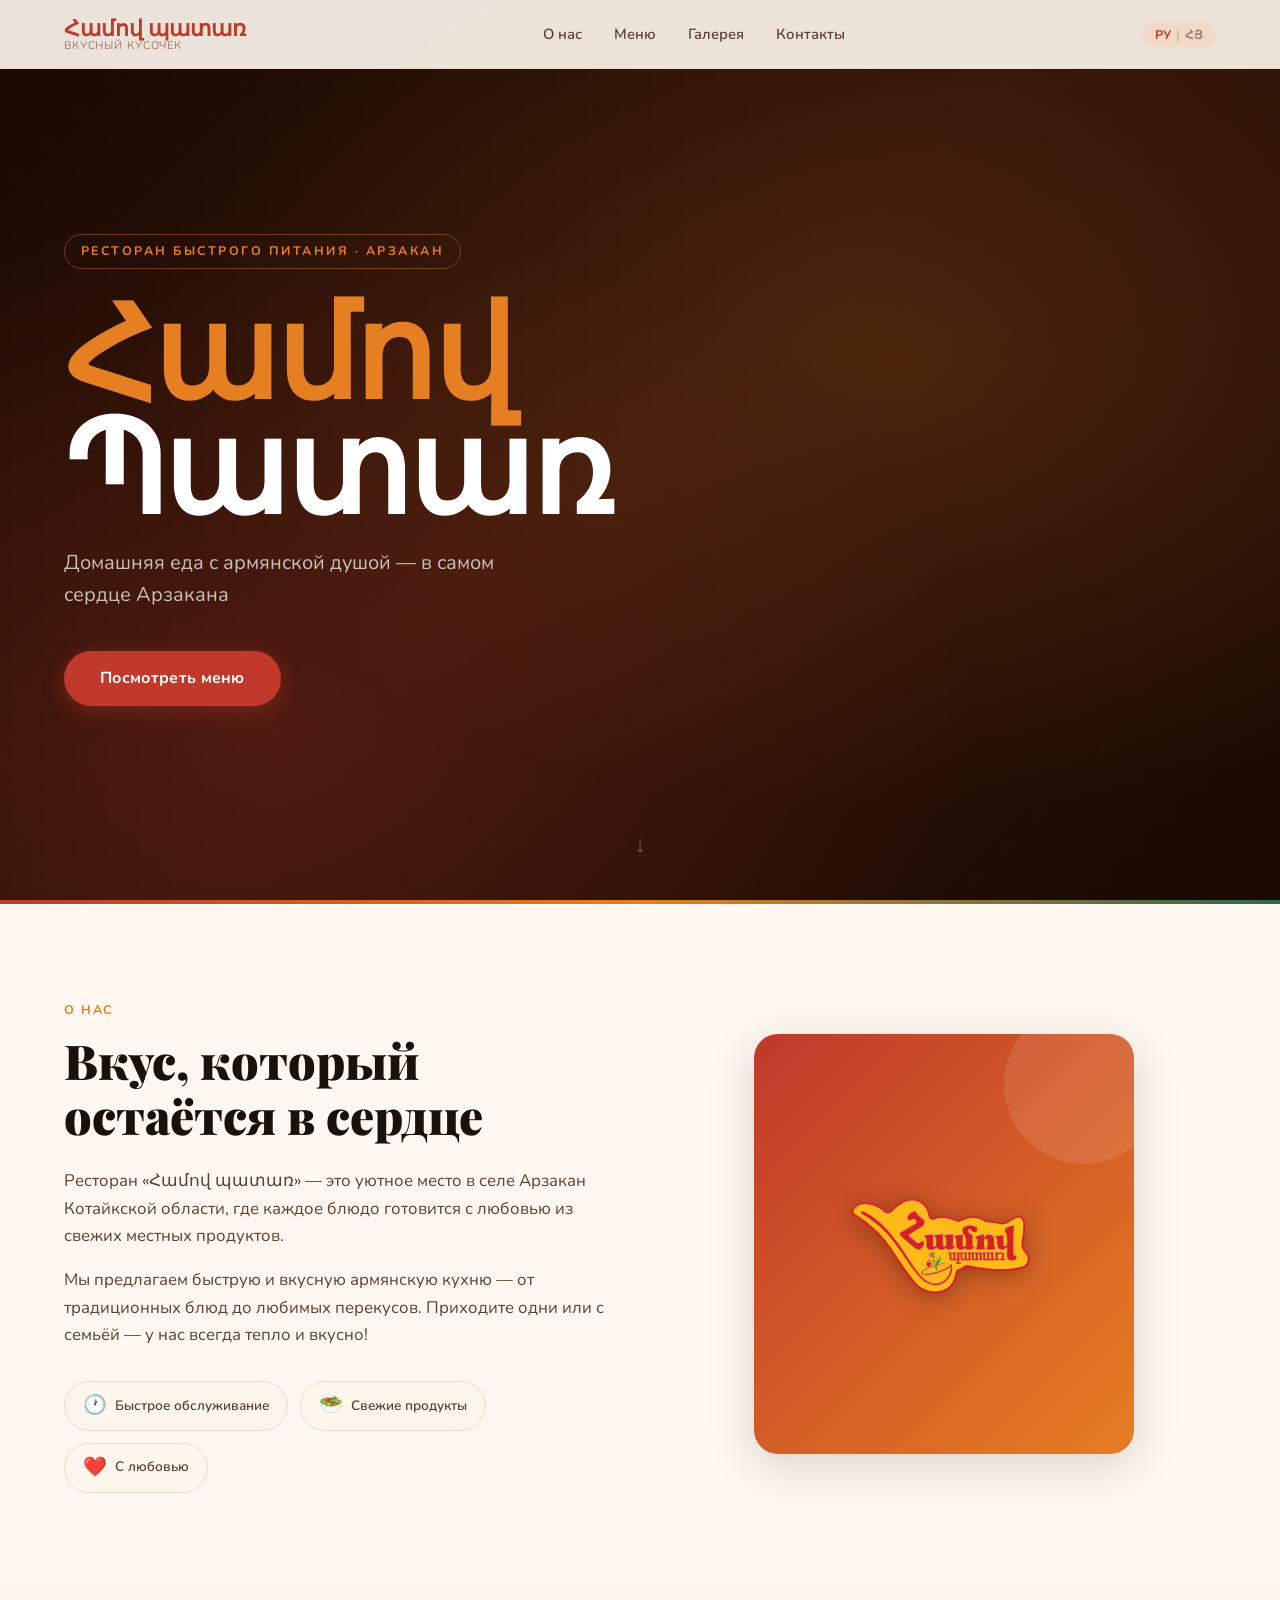
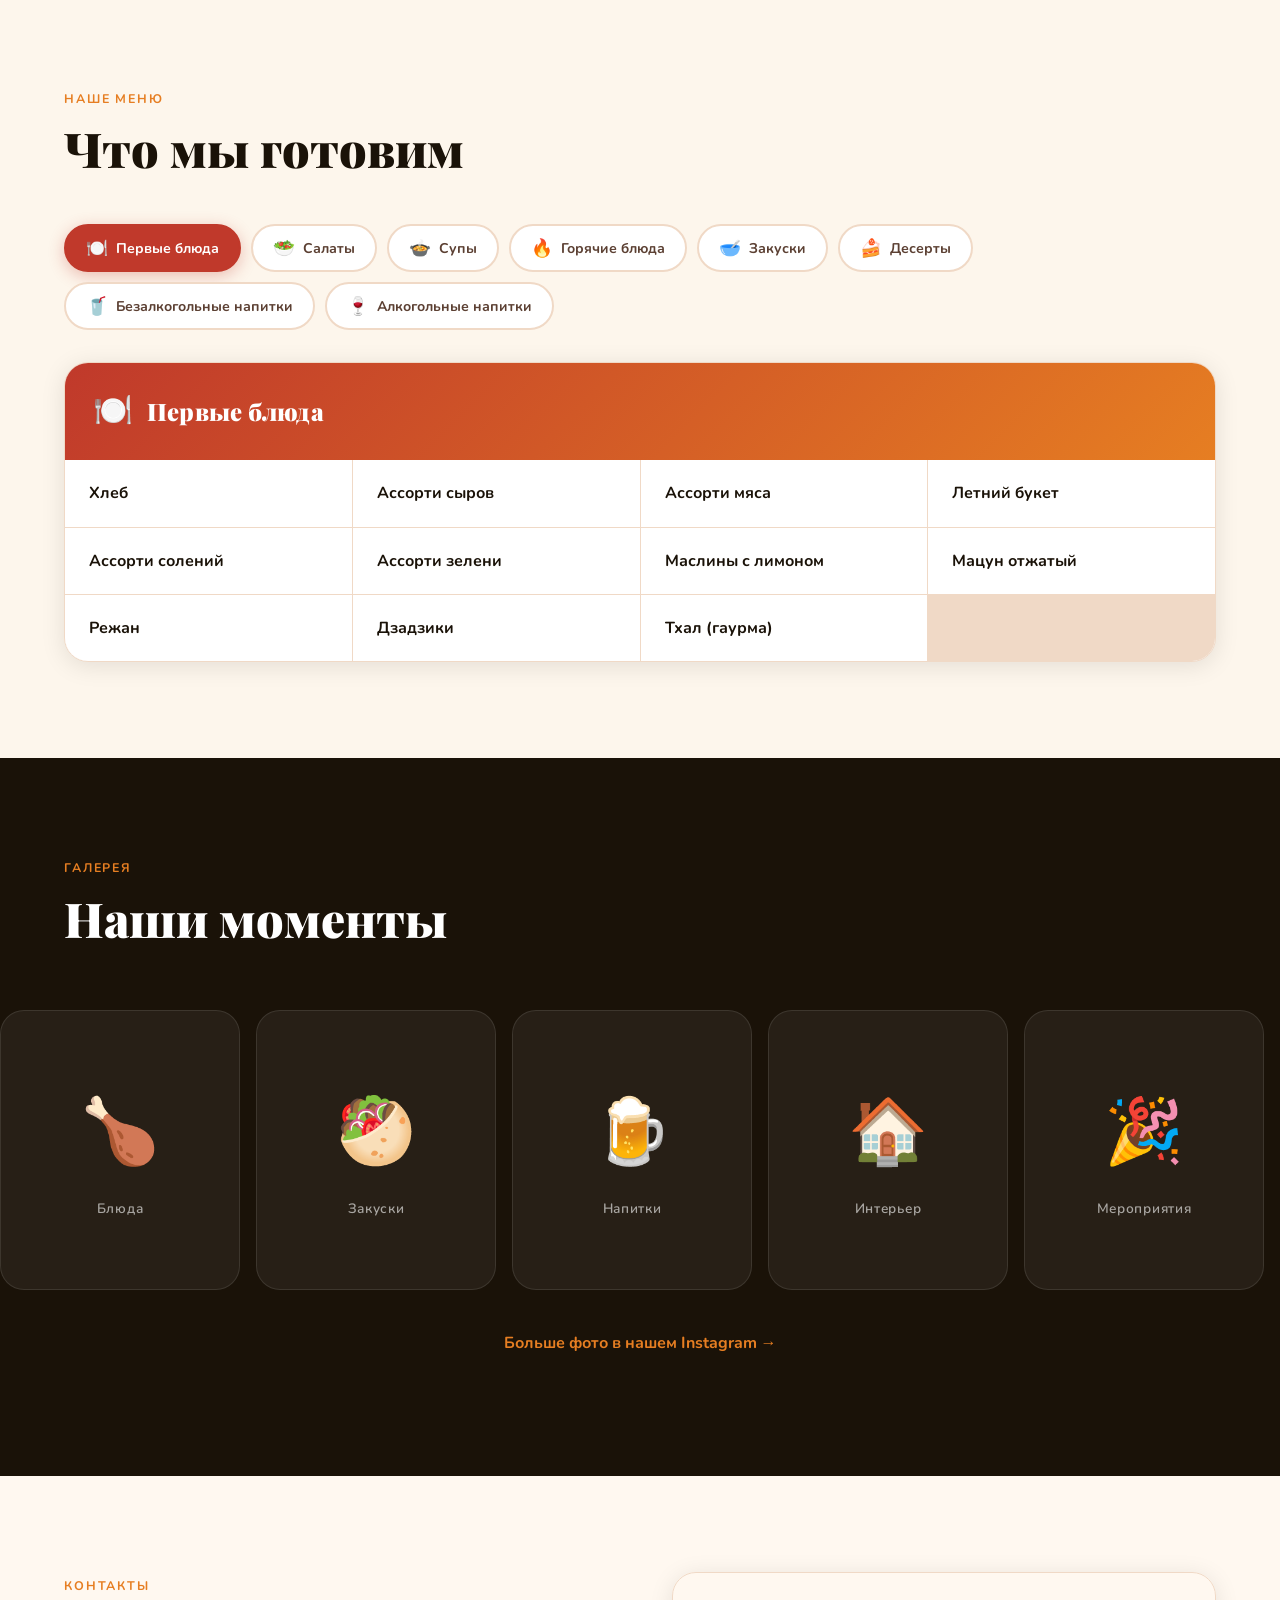
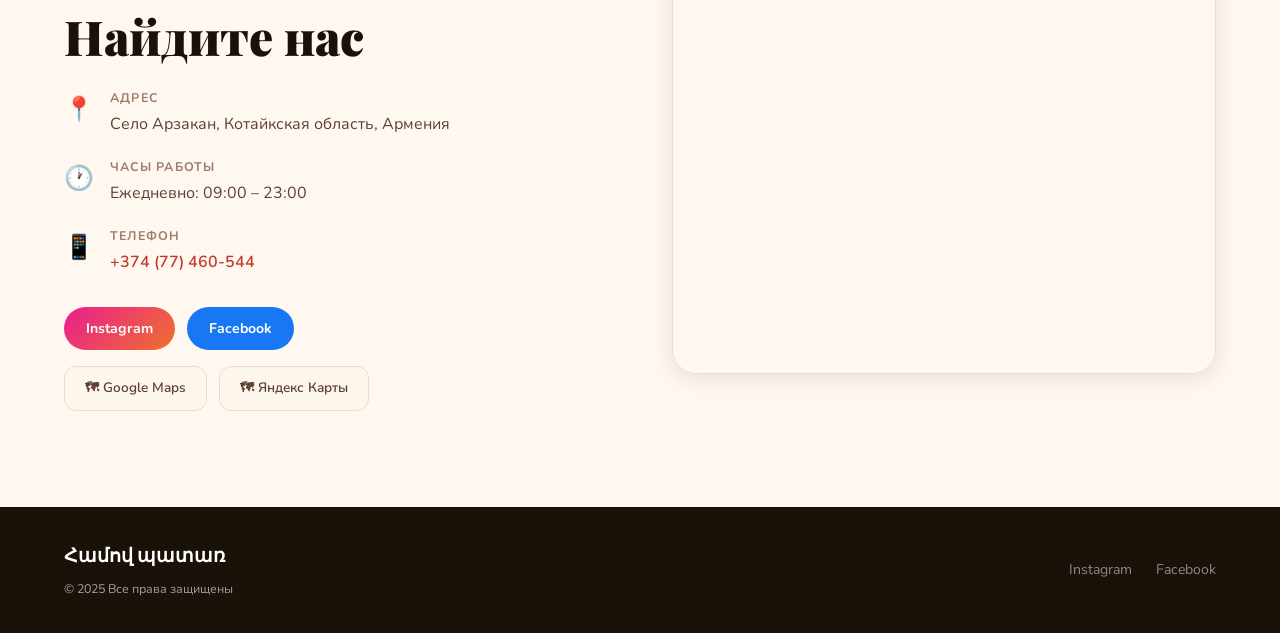
<file: index.html>
<!DOCTYPE html>
<html lang="ru">
<head>
  <meta charset="UTF-8" />
  <meta name="viewport" content="width=device-width, initial-scale=1.0" />
  <title>Համով պատառ — Вкусный кусочек</title>
  <meta name="description" content="Ресторан быстрого питания Համով պատառ в селе Арзакан, Котайкская область, Армения" />
  <link rel="stylesheet" href="css/style.css" />
  <link rel="preconnect" href="https://fonts.googleapis.com" />
  <link rel="preconnect" href="https://fonts.gstatic.com" crossorigin />
  <link href="https://fonts.googleapis.com/css2?family=Playfair+Display:wght@700;900&family=Nunito:wght@400;600;700&display=swap" rel="stylesheet" />
</head>
<body>

  <!-- HEADER / NAV -->
  <header class="header" id="header">
    <div class="header__inner container">
      <a href="#" class="logo">
        <span class="logo__arm">Համով պատառ</span>
        <span class="logo__sub" data-ru="Вкусный кусочек" data-hy="Համեղ կծում">Вкусный кусочек</span>
      </a>

      <nav class="nav" id="nav">
        <a href="#about"   class="nav__link" data-ru="О нас"    data-hy="Մեր մասին">О нас</a>
        <a href="#menu"    class="nav__link" data-ru="Меню"     data-hy="Մենյու">Меню</a>
        <a href="#gallery" class="nav__link" data-ru="Галерея"  data-hy="Պատկերասրահ">Галерея</a>
        <a href="#contact" class="nav__link" data-ru="Контакты" data-hy="Կապ">Контакты</a>
      </nav>

      <div class="header__right">
        <!-- LANGUAGE TOGGLE -->
        <button class="lang-toggle" id="langToggle" aria-label="Switch language">
          <span class="lang-toggle__ru active" id="langRU">РУ</span>
          <span class="lang-toggle__sep">|</span>
          <span class="lang-toggle__hy" id="langHY">ՀՅ</span>
        </button>

        <!-- BURGER -->
        <button class="burger" id="burger" aria-label="Меню">
          <span></span><span></span><span></span>
        </button>
      </div>
    </div>
  </header>

  <!-- HERO -->
  <section class="hero" id="hero">
    <div class="hero__bg"></div>
    <div class="hero__content container">
      <p class="hero__tag" data-ru="Ресторан быстрого питания · Арзакан" data-hy="Արագ սննդի ռեստորան · Արզաքան">
        Ресторан быстрого питания · Арзакан
      </p>
      <h1 class="hero__title">Համով<br/>Պատառ</h1>
      <p class="hero__desc"
         data-ru="Домашняя еда с армянской душой — в самом сердце Арзакана"
         data-hy="Տնական ուտելիք հայկական հոգով — Արզաքանի սրտում">
        Домашняя еда с армянской душой — в самом сердце Арзакана
      </p>
      <a href="#menu" class="btn btn--hero"
         data-ru="Посмотреть меню" data-hy="Տեսնել մենյուն">
        Посмотреть меню
      </a>
    </div>
    <div class="hero__scroll-hint">↓</div>
  </section>

  <!-- ABOUT -->
  <section class="about section" id="about">
    <div class="container about__grid">
      <div class="about__text">
        <span class="section-label" data-ru="О нас" data-hy="Մեր մասին">О нас</span>
        <h2 class="section-title"
            data-ru="Вкус, который остаётся в сердце"
            data-hy="Համը, որ մնում է սրտում">
          Вкус, который остаётся в сердце
        </h2>
        <p data-ru="Ресторан «Համով պատառ» — это уютное место в селе Арзакан Котайкской области, где каждое блюдо готовится с любовью из свежих местных продуктов."
           data-hy="«Համով պատառ» ռեստորանը հարմարավետ վայր է Կոթայքի մարզի Արզաքան գյուղում, որտեղ յուրաքանչյուր ճաշ պատրաստվում է սիրով՝ թարմ տեղական բաղադրիչներից:">
          Ресторан «Համով Պատառ» — это уютное место в селе Арзакан Котайкской области, где каждое блюдо готовится с любовью из свежих местных продуктов.
        </p>
        <p data-ru="Мы предлагаем быструю и вкусную армянскую кухню — от традиционных блюд до любимых перекусов. Приходите одни или с семьёй — у нас всегда тепло и вкусно!"
           data-hy="Մենք առաջարկում ենք արագ և համեղ հայկական խոհանոց՝ ավանդական ուտեստներից մինչև սիրված նախուտեստներ: Արի՛ ընտանիքով — մեզ մոտ միշտ ջերմ է և համեղ:">
          Мы предлагаем быструю и вкусную армянскую кухню — от традиционных блюд до любимых перекусов. Приходите одни или с семьёй — у нас всегда тепло и вкусно!
        </p>

        <div class="about__badges">
          <div class="badge">
            <span class="badge__icon">🕐</span>
            <span class="badge__label" data-ru="Быстрое обслуживание" data-hy="Արագ սպասարկում">Быстрое обслуживание</span>
          </div>
          <div class="badge">
            <span class="badge__icon">🥗</span>
            <span class="badge__label" data-ru="Свежие продукты" data-hy="Թարմ բաղադրիչներ">Свежие продукты</span>
          </div>
          <div class="badge">
            <span class="badge__icon">❤️</span>
            <span class="badge__label" data-ru="С любовью" data-hy="Սիրով">С любовью</span>
          </div>
        </div>
      </div>
      <div class="about__visual">
        <div class="about__img-frame">
          <div class="about__img-placeholder">
            <span>
              <img src="images/Logo for title.png" alt="Համով Պատառ">
            </span>
            <!-- Замените на <img src="images/about.jpg" alt="Ресторан"> -->
          </div>
        </div>
      </div>
    </div>
  </section>

  <!-- MENU -->
  <section class="menu section" id="menu">
    <div class="container">
      <span class="section-label" data-ru="Наше меню" data-hy="Մեր մենյուն">Наше меню</span>
      <h2 class="section-title"
          data-ru="Что мы готовим"
          data-hy="Ինչ ենք պատրաստում">
        Что мы готовим
      </h2>

      <div class="menu__grid" id="menuGrid">
        <!-- menu items injected by JS from translations.js -->
      </div>
    </div>
  </section>

  <!-- GALLERY -->
  <section class="gallery section" id="gallery">
    <div class="container">
      <span class="section-label" data-ru="Галерея" data-hy="Պատկերասրահ">Галерея</span>
      <h2 class="section-title"
          data-ru="Наши моменты"
          data-hy="Մեր պահերը">
        Наши моменты
      </h2>
    </div>
    <div class="gallery__strip">
      <!-- Photo placeholders — replace src with real images -->
      <div class="gallery__item"><span>🍗</span><p data-ru="Блюда" data-hy="Ուտեստներ">Блюда</p></div>
      <div class="gallery__item"><span>🥙</span><p data-ru="Закуски" data-hy="Նախուտեստներ">Закуски</p></div>
      <div class="gallery__item"><span>🍺</span><p data-ru="Напитки" data-hy="Ըմպելիքներ">Напитки</p></div>
      <div class="gallery__item"><span>🏠</span><p data-ru="Интерьер" data-hy="Ինտերիեր">Интерьер</p></div>
      <div class="gallery__item"><span>🎉</span><p data-ru="Мероприятия" data-hy="Միջոցառումներ">Мероприятия</p></div>
    </div>
    <p class="gallery__instagram">
      <a href="https://www.instagram.com/hamov.patar/" target="_blank" rel="noopener">
        <span data-ru="Больше фото в нашем Instagram →" data-hy="Ավելի շատ լուսանկար մեր Instagram-ում →">Больше фото в нашем Instagram →</span>
      </a>
    </p>
  </section>

  <!-- CONTACT -->
  <section class="contact section" id="contact">
    <div class="container contact__grid">
      <div class="contact__info">
        <span class="section-label" data-ru="Контакты" data-hy="Կապ">Контакты</span>
        <h2 class="section-title"
            data-ru="Найдите нас"
            data-hy="Գտե՛ք մեզ">
          Найдите нас
        </h2>

        <div class="contact__block">
          <div class="contact__item">
            <span class="contact__icon">📍</span>
            <div>
              <strong data-ru="Адрес" data-hy="Հասցե">Адрес</strong>
              <p data-ru="Село Арзакан, Котайкская область, Армения" data-hy="Հայաստան, Կոտայքի մարզ, գյուղ Արզական">
                Село Арзакан, Котайкская область, Армения
              </p>
            </div>
          </div>

          <div class="contact__item">
            <span class="contact__icon">🕐</span>
            <div>
              <strong data-ru="Часы работы" data-hy="Աշխատանքային ժամեր">Часы работы</strong>
              <p data-ru="Ежедневно: 09:00 – 23:00" data-hy="Ամեն օր: 09:00 - 23:00">Ежедневно: 09:00 – 23:00</p>
            </div>
          </div>

          <div class="contact__item">
            <span class="contact__icon">📱</span>
            <div>
              <strong data-ru="Телефон" data-hy="Հեռախոս">Телефон</strong>
              <p><a href="tel:+37477460544">+374 (77) 460-544</a></p>
            </div>
          </div>
        </div>

        <div class="contact__social">
          <a href="https://www.instagram.com/hamov.patar/" target="_blank" rel="noopener" class="social-btn social-btn--ig">
            Instagram
          </a>
          <a href="https://www.facebook.com/hamov.patar2" target="_blank" rel="noopener" class="social-btn social-btn--fb">
            Facebook
          </a>
        </div>

        <div class="contact__maps">
          <a href="https://share.google/h1nc5urTw98ZO3rKa" target="_blank" rel="noopener" class="map-btn">
            🗺 Google Maps
          </a>
          <a href="http://yandex.com/maps/org/hamov_patar/28297419023/?ll=44.609669%2C40.436702&z=18.31" target="_blank" rel="noopener" class="map-btn">
            🗺 Яндекс Карты
          </a>
        </div>
      </div>

      <div class="contact__map-embed">
        <iframe
          src="https://www.google.com/maps/embed?pb=!1m18!1m12!1m3!1d750.9!2d44.609669!3d40.436702!2m3!1f0!2f0!3f0!3m2!1i1024!2i768!4f13.1!3m3!1m2!1s0x0%3A0x0!2zNDDCsDI2JzEyLjEiTiA0NMKwMzYnMzQuOCJF!5e0!3m2!1sru!2sam!4v1620000000000"
          width="100%" height="400" style="border:0;" allowfullscreen="" loading="lazy"
          referrerpolicy="no-referrer-when-downgrade" title="Местоположение ресторана">
        </iframe>
      </div>
    </div>
  </section>

  <!-- FOOTER -->
  <footer class="footer">
    <div class="container footer__inner">
      <div class="footer__logo">
        <span>Համով պատառ</span>
        <small data-ru="© 2025 Все права защищены" data-hy="© 2025 Բոլոր իրավունքները պաշտպանված են">
          © 2025 Все права защищены
        </small>
      </div>
      <div class="footer__links">
        <a href="https://www.instagram.com/hamov.patar/" target="_blank" rel="noopener">Instagram</a>
        <a href="https://www.facebook.com/hamov.patar2" target="_blank" rel="noopener">Facebook</a>
      </div>
    </div>
  </footer>
  <script src="js/translations.js"></script>
  <script src="js/main.js"></script>
</body>
</html>
</file>
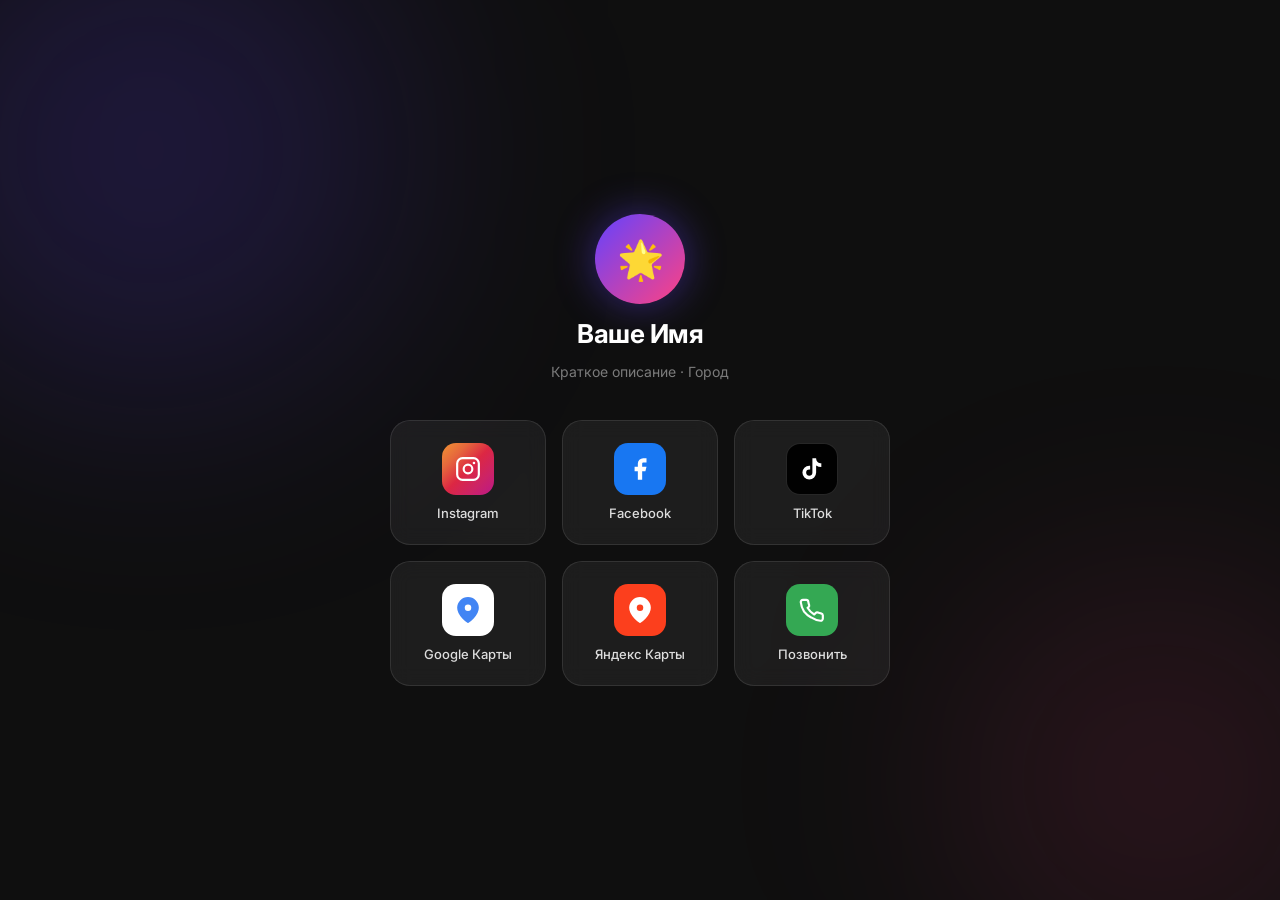
<file: business_card.html>
<!DOCTYPE html>
<html lang="ru">
<head>
  <meta charset="UTF-8" />
  <meta name="viewport" content="width=device-width, initial-scale=1.0" />
  <title>Мои Соцсети</title>
  <style>
    @import url('https://fonts.googleapis.com/css2?family=Inter:wght@400;500;600;700&display=swap');

    * {
      margin: 0;
      padding: 0;
      box-sizing: border-box;
    }

    body {
      font-family: 'Inter', sans-serif;
      min-height: 100vh;
      background: #0f0f0f;
      display: flex;
      flex-direction: column;
      align-items: center;
      justify-content: center;
      padding: 40px 20px;
    }

    /* ── Фоновые пятна ── */
    body::before,
    body::after {
      content: '';
      position: fixed;
      border-radius: 50%;
      filter: blur(120px);
      z-index: 0;
      pointer-events: none;
    }
    body::before {
      width: 500px; height: 500px;
      background: rgba(99, 66, 255, 0.18);
      top: -100px; left: -100px;
    }
    body::after {
      width: 400px; height: 400px;
      background: rgba(255, 66, 130, 0.12);
      bottom: -80px; right: -80px;
    }

    .container {
      position: relative;
      z-index: 1;
      display: flex;
      flex-direction: column;
      align-items: center;
      gap: 40px;
      width: 100%;
      max-width: 500px;
    }

    /* ── Логотип ── */
    .logo-wrap {
      display: flex;
      flex-direction: column;
      align-items: center;
      gap: 14px;
    }

    .logo-circle {
      width: 90px;
      height: 90px;
      border-radius: 50%;
      background: linear-gradient(135deg, #6342ff, #ff4282);
      display: flex;
      align-items: center;
      justify-content: center;
      font-size: 38px;
      box-shadow: 0 0 40px rgba(99, 66, 255, 0.45);
    }

    .logo-name {
      font-size: 26px;
      font-weight: 700;
      color: #ffffff;
      letter-spacing: -0.5px;
    }

    .logo-desc {
      font-size: 14px;
      color: rgba(255,255,255,0.45);
      text-align: center;
    }

    /* ── Сетка кнопок ── */
    .grid {
      display: grid;
      grid-template-columns: repeat(3, 1fr);
      gap: 16px;
      width: 100%;
    }

    .btn {
      display: flex;
      flex-direction: column;
      align-items: center;
      justify-content: center;
      gap: 10px;
      padding: 22px 10px;
      border-radius: 20px;
      background: rgba(255,255,255,0.06);
      border: 1px solid rgba(255,255,255,0.1);
      text-decoration: none;
      color: #ffffff;
      font-size: 13px;
      font-weight: 500;
      cursor: pointer;
      transition: transform 0.18s ease, background 0.18s ease, box-shadow 0.18s ease;
      backdrop-filter: blur(10px);
    }

    .btn:hover {
      transform: translateY(-4px) scale(1.03);
      background: rgba(255,255,255,0.11);
      box-shadow: 0 12px 32px rgba(0,0,0,0.4);
    }

    .btn:active {
      transform: scale(0.97);
    }

    .btn-icon {
      width: 52px;
      height: 52px;
      border-radius: 14px;
      display: flex;
      align-items: center;
      justify-content: center;
    }

    .btn-icon svg {
      width: 26px;
      height: 26px;
    }

    /* Цвета иконок */
    .ig  { background: linear-gradient(135deg, #f09433, #e6683c, #dc2743, #cc2366, #bc1888); }
    .fb  { background: #1877f2; }
    .tt  { background: #010101; border: 1px solid rgba(255,255,255,0.15); }
    .gm  { background: #ffffff; }
    .ym  { background: #fc3f1d; }
    .ph  { background: #34a853; }

    .btn-label {
      color: rgba(255,255,255,0.85);
      text-align: center;
      line-height: 1.3;
    }
  </style>
</head>
<body>

  <div class="container">

    <!-- ЛОГОТИП -->
    <div class="logo-wrap">
      <div class="logo-circle">🌟</div>
      <div class="logo-name">Ваше Имя</div>
      <div class="logo-desc">Краткое описание · Город</div>
    </div>

    <!-- КНОПКИ 3 в ряд -->
    <div class="grid">

      <!-- Instagram -->
      <a href="https://instagram.com/YOUR_USERNAME" class="btn" target="_blank">
        <div class="btn-icon ig">
          <svg viewBox="0 0 24 24" fill="none" stroke="white" stroke-width="2" stroke-linecap="round" stroke-linejoin="round">
            <rect x="2" y="2" width="20" height="20" rx="5"/>
            <circle cx="12" cy="12" r="4"/>
            <circle cx="17.5" cy="6.5" r="1.2" fill="white" stroke="none"/>
          </svg>
        </div>
        <span class="btn-label">Instagram</span>
      </a>

      <!-- Facebook -->
      <a href="https://facebook.com/YOUR_USERNAME" class="btn" target="_blank">
        <div class="btn-icon fb">
          <svg viewBox="0 0 24 24" fill="white">
            <path d="M18 2h-3a5 5 0 0 0-5 5v3H7v4h3v8h4v-8h3l1-4h-4V7a1 1 0 0 1 1-1h3z"/>
          </svg>
        </div>
        <span class="btn-label">Facebook</span>
      </a>

      <!-- TikTok -->
      <a href="https://tiktok.com/@YOUR_USERNAME" class="btn" target="_blank">
        <div class="btn-icon tt">
          <svg viewBox="0 0 24 24" fill="white">
            <path d="M19.59 6.69a4.83 4.83 0 0 1-3.77-4.25V2h-3.45v13.67a2.89 2.89 0 0 1-2.88 2.5 2.89 2.89 0 0 1-2.89-2.89 2.89 2.89 0 0 1 2.89-2.89c.28 0 .54.04.79.1V9.01a6.33 6.33 0 0 0-.79-.05 6.34 6.34 0 0 0-6.34 6.34 6.34 6.34 0 0 0 6.34 6.34 6.34 6.34 0 0 0 6.33-6.34V8.69a8.18 8.18 0 0 0 4.78 1.52V6.76a4.85 4.85 0 0 1-1.01-.07z"/>
          </svg>
        </div>
        <span class="btn-label">TikTok</span>
      </a>

      <!-- Google Maps -->
      <a href="https://maps.google.com/?q=YOUR_LOCATION" class="btn" target="_blank">
        <div class="btn-icon gm">
          <svg viewBox="0 0 24 24" fill="none" stroke-width="2" stroke-linecap="round" stroke-linejoin="round">
            <path d="M21 10c0 7-9 13-9 13S3 17 3 10a9 9 0 0 1 18 0z" fill="#4285f4" stroke="#4285f4"/>
            <circle cx="12" cy="10" r="3" fill="white" stroke="none"/>
          </svg>
        </div>
        <span class="btn-label">Google Карты</span>
      </a>

      <!-- Яндекс Карты -->
      <a href="https://yandex.ru/maps/" class="btn" target="_blank">
        <div class="btn-icon ym">
          <svg viewBox="0 0 24 24" fill="none" stroke-width="2" stroke-linecap="round" stroke-linejoin="round">
            <path d="M21 10c0 7-9 13-9 13S3 17 3 10a9 9 0 0 1 18 0z" fill="white" stroke="white"/>
            <circle cx="12" cy="10" r="3" fill="#fc3f1d" stroke="none"/>
          </svg>
        </div>
        <span class="btn-label">Яндекс Карты</span>
      </a>

      <!-- Телефон -->
      <a href="tel:+70000000000" class="btn">
        <div class="btn-icon ph">
          <svg viewBox="0 0 24 24" fill="none" stroke="white" stroke-width="2" stroke-linecap="round" stroke-linejoin="round">
            <path d="M22 16.92v3a2 2 0 0 1-2.18 2 19.79 19.79 0 0 1-8.63-3.07A19.5 19.5 0 0 1 4.69 13.5a19.79 19.79 0 0 1-3.07-8.67A2 2 0 0 1 3.62 2.69h3a2 2 0 0 1 2 1.72 12.84 12.84 0 0 0 .7 2.81 2 2 0 0 1-.45 2.11L7.91 9.91a16 16 0 0 0 6.18 6.18l1.28-1.28a2 2 0 0 1 2.11-.45 12.84 12.84 0 0 0 2.81.7A2 2 0 0 1 22 16.92z"/>
          </svg>
        </div>
        <span class="btn-label">Позвонить</span>
      </a>

    </div>
  </div>

</body>
</html>
</file>
<file: css/style.css>
/* =====================================================
   HAMOV PATAR — style.css
   Palette: deep terracotta + warm cream + forest green
   ===================================================== */

/* ---------- CSS Variables ---------- */
:root {
  --clr-bg:        #fdf6ec;
  --clr-bg2:       #fff8f0;
  --clr-primary:   #c0392b;   /* deep red/terracotta */
  --clr-primary2:  #e74c3c;
  --clr-accent:    #e67e22;   /* warm orange */
  --clr-green:     #2d6a4f;   /* forest green */
  --clr-text:      #1a1208;
  --clr-text2:     #5c4033;
  --clr-muted:     #9e7b6b;
  --clr-border:    #f0d9c6;
  --clr-white:     #ffffff;

  --font-display: 'Playfair Display', Georgia, serif;
  --font-body:    'Nunito', sans-serif;

  --radius:  12px;
  --radius-lg: 24px;
  --shadow:  0 4px 24px rgba(0,0,0,0.10);
  --shadow-lg: 0 12px 48px rgba(0,0,0,0.15);

  --transition: 0.3s ease;
  --max-w: 1200px;
}

/* ---------- Reset ---------- */
*, *::before, *::after { box-sizing: border-box; margin: 0; padding: 0; }
html { scroll-behavior: smooth; }
body {
  font-family: var(--font-body);
  background: var(--clr-bg);
  color: var(--clr-text);
  line-height: 1.65;
  overflow-x: hidden;
}
a { color: inherit; text-decoration: none; }
img { max-width: 100%; display: block; }
button { cursor: pointer; border: none; background: none; font-family: inherit; }

/* ---------- Utility ---------- */
.container {
  width: 100%;
  max-width: var(--max-w);
  margin: 0 auto;
  padding: 0 24px;
}
.section { padding: 96px 0; }
.section-label {
  display: inline-block;
  font-size: 0.78rem;
  font-weight: 700;
  letter-spacing: 0.15em;
  text-transform: uppercase;
  color: var(--clr-accent);
  margin-bottom: 12px;
}
.section-title {
  font-family: var(--font-display);
  font-size: clamp(2rem, 4vw, 3rem);
  font-weight: 900;
  color: var(--clr-text);
  line-height: 1.15;
  margin-bottom: 24px;
}

/* ---------- Buttons ---------- */
.btn {
  display: inline-block;
  padding: 14px 36px;
  border-radius: 50px;
  font-weight: 700;
  font-size: 1rem;
  transition: var(--transition);
  letter-spacing: 0.02em;
}
.btn--hero {
  background: var(--clr-primary);
  color: var(--clr-white);
  box-shadow: 0 4px 20px rgba(192,57,43,0.4);
}
.btn--hero:hover {
  background: var(--clr-primary2);
  transform: translateY(-2px);
  box-shadow: 0 8px 28px rgba(192,57,43,0.45);
}

/* =====================================================
   HEADER
   ===================================================== */
.header {
  position: fixed;
  top: 0; left: 0; right: 0;
  z-index: 100;
  background: rgba(253, 246, 236, 0.92);
  backdrop-filter: blur(12px);
  border-bottom: 1px solid var(--clr-border);
  transition: box-shadow var(--transition);
}
.header.scrolled { box-shadow: var(--shadow); }
.header__inner {
  display: flex;
  align-items: center;
  justify-content: space-between;
  height: 68px;
  gap: 16px;
}

/* Logo */
.logo {
  display: flex;
  flex-direction: column;
  line-height: 1.1;
}
.logo__arm {
  font-family: var(--font-display);
  font-size: 1.35rem;
  font-weight: 900;
  color: var(--clr-primary);
}
.logo__sub {
  font-size: 0.68rem;
  letter-spacing: 0.08em;
  color: var(--clr-muted);
  text-transform: uppercase;
}

/* Nav */
.nav {
  display: flex;
  gap: 32px;
}
.nav__link {
  font-weight: 600;
  font-size: 0.92rem;
  color: var(--clr-text2);
  position: relative;
  transition: color var(--transition);
}
.nav__link::after {
  content: '';
  position: absolute;
  bottom: -3px; left: 0;
  width: 0; height: 2px;
  background: var(--clr-primary);
  border-radius: 2px;
  transition: width var(--transition);
}
.nav__link:hover { color: var(--clr-primary); }
.nav__link:hover::after { width: 100%; }

/* Header right */
.header__right { display: flex; align-items: center; gap: 12px; }

/* Language Toggle */
.lang-toggle {
  display: flex;
  align-items: center;
  gap: 4px;
  background: var(--clr-border);
  border-radius: 50px;
  padding: 4px 12px;
  font-size: 0.78rem;
  font-weight: 700;
  letter-spacing: 0.05em;
  color: var(--clr-muted);
  transition: background var(--transition);
}
.lang-toggle:hover { background: #f0c8ae; }
.lang-toggle span { transition: color var(--transition); }
.lang-toggle span.active { color: var(--clr-primary); }
.lang-toggle__sep { opacity: 0.4; }

/* Burger */
.burger {
  display: none;
  flex-direction: column;
  gap: 5px;
  width: 28px;
  padding: 2px 0;
}
.burger span {
  display: block;
  height: 2px;
  background: var(--clr-text);
  border-radius: 2px;
  transition: var(--transition);
}
.burger.open span:nth-child(1) { transform: translateY(7px) rotate(45deg); }
.burger.open span:nth-child(2) { opacity: 0; }
.burger.open span:nth-child(3) { transform: translateY(-7px) rotate(-45deg); }

/* =====================================================
   HERO
   ===================================================== */
.hero {
  position: relative;
  min-height: 100vh;
  display: flex;
  align-items: center;
  overflow: hidden;
  background: var(--clr-text);
}
.hero__bg {
  position: absolute;
  inset: 0;
  background:
    radial-gradient(ellipse at 70% 40%, rgba(230,126,34,0.18) 0%, transparent 60%),
    radial-gradient(ellipse at 20% 80%, rgba(192,57,43,0.25) 0%, transparent 50%),
    linear-gradient(135deg, #1a0a02 0%, #2d1208 50%, #1a0a02 100%);
}

/* Decorative pattern overlay */
.hero__bg::after {
  content: '';
  position: absolute;
  inset: 0;
  background-image: radial-gradient(circle, rgba(255,255,255,0.04) 1px, transparent 1px);
  background-size: 32px 32px;
}

.hero__content {
  position: relative;
  z-index: 2;
  padding: 120px 24px 80px;
  max-width: var(--max-w);
  margin: 0 auto;
  width: 100%;
}
.hero__tag {
  display: inline-block;
  font-size: 0.78rem;
  font-weight: 700;
  letter-spacing: 0.2em;
  text-transform: uppercase;
  color: var(--clr-accent);
  margin-bottom: 20px;
  border: 1px solid rgba(230,126,34,0.4);
  padding: 6px 16px;
  border-radius: 50px;
}
.hero__title {
  font-family: var(--font-display);
  font-size: clamp(4rem, 10vw, 9rem);
  font-weight: 900;
  color: var(--clr-white);
  line-height: 0.9;
  margin-bottom: 28px;
  letter-spacing: -0.02em;
}
.hero__title::first-line { color: var(--clr-accent); }
.hero__desc {
  font-size: clamp(1rem, 2vw, 1.25rem);
  color: rgba(255,255,255,0.72);
  max-width: 480px;
  margin-bottom: 40px;
  line-height: 1.6;
}
.hero__scroll-hint {
  position: absolute;
  bottom: 36px;
  left: 50%;
  transform: translateX(-50%);
  color: rgba(255,255,255,0.3);
  font-size: 1.4rem;
  animation: bounce 2s infinite;
}
@keyframes bounce {
  0%, 100% { transform: translateX(-50%) translateY(0); }
  50% { transform: translateX(-50%) translateY(8px); }
}

/* =====================================================
   ABOUT
   ===================================================== */
.about {
  background: var(--clr-bg2);
  position: relative;
}
.about::before {
  content: '';
  position: absolute;
  top: 0; left: 0; right: 0;
  height: 4px;
  background: linear-gradient(90deg, var(--clr-primary), var(--clr-accent), var(--clr-green));
}
.about__grid {
  display: grid;
  grid-template-columns: 1fr 1fr;
  gap: 64px;
  align-items: center;
}
.about__text p {
  color: var(--clr-text2);
  margin-bottom: 16px;
  font-size: 1.05rem;
}
.about__badges {
  display: flex;
  flex-wrap: wrap;
  gap: 12px;
  margin-top: 32px;
}
.badge {
  display: flex;
  align-items: center;
  gap: 8px;
  background: var(--clr-bg);
  border: 1px solid var(--clr-border);
  border-radius: 50px;
  padding: 8px 18px;
}
.badge__icon { font-size: 1.2rem; }
.badge__label { font-size: 0.85rem; font-weight: 600; color: var(--clr-text2); }
.about__visual { display: flex; justify-content: center; }
.about__img-frame {
  width: 380px;
  height: 420px;
  border-radius: var(--radius-lg);
  background: linear-gradient(135deg, var(--clr-primary) 0%, var(--clr-accent) 100%);
  display: flex;
  align-items: center;
  justify-content: center;
  box-shadow: var(--shadow-lg);
  position: relative;
  overflow: hidden;
}
.about__img-frame::before {
  content: '';
  position: absolute;
  top: -30px; right: -30px;
  width: 160px; height: 160px;
  border-radius: 50%;
  background: rgba(255,255,255,0.1);
}
.about__img-placeholder {
  display: flex;
  align-items: center;
  justify-content: center;
  font-size: 7rem;
  filter: drop-shadow(0 4px 12px rgba(0,0,0,0.3));
}

/* =====================================================
   MENU
   ===================================================== */
.menu { background: var(--clr-bg); }
.menu__grid {
  display: grid;
  grid-template-columns: repeat(auto-fill, minmax(260px, 1fr));
  gap: 24px;
  margin-top: 48px;
}
.menu-card {
  background: var(--clr-white);
  border-radius: var(--radius-lg);
  overflow: hidden;
  box-shadow: 0 2px 12px rgba(0,0,0,0.07);
  transition: transform var(--transition), box-shadow var(--transition);
  border: 1px solid var(--clr-border);
}
.menu-card:hover {
  transform: translateY(-6px);
  box-shadow: var(--shadow-lg);
}
.menu-card__emoji {
  background: linear-gradient(135deg, var(--clr-primary) 0%, var(--clr-accent) 100%);
  height: 140px;
  display: flex;
  align-items: center;
  justify-content: center;
  font-size: 4rem;
}
.menu-card__body { padding: 20px; }
.menu-card__name {
  font-family: var(--font-display);
  font-size: 1.15rem;
  font-weight: 700;
  margin-bottom: 6px;
  color: var(--clr-text);
}
.menu-card__desc {
  font-size: 0.88rem;
  color: var(--clr-muted);
  line-height: 1.5;
}

/* =====================================================
   GALLERY
   ===================================================== */
.gallery { background: var(--clr-text); color: var(--clr-white); }
.gallery .section-label { color: var(--clr-accent); }
.gallery .section-title { color: var(--clr-white); }
.gallery__strip {
  display: flex;
  gap: 16px;
  overflow-x: auto;
  padding: 40px 24px 16px;
  scroll-snap-type: x mandatory;
  -webkit-overflow-scrolling: touch;
}
.gallery__strip::-webkit-scrollbar { height: 4px; }
.gallery__strip::-webkit-scrollbar-track { background: rgba(255,255,255,0.1); }
.gallery__strip::-webkit-scrollbar-thumb { background: var(--clr-accent); border-radius: 2px; }
.gallery__item {
  flex: 0 0 240px;
  height: 280px;
  background: rgba(255,255,255,0.06);
  border: 1px solid rgba(255,255,255,0.1);
  border-radius: var(--radius-lg);
  display: flex;
  flex-direction: column;
  align-items: center;
  justify-content: center;
  gap: 12px;
  scroll-snap-align: start;
  font-size: 4rem;
  transition: background var(--transition);
  cursor: pointer;
}
.gallery__item:hover { background: rgba(230,126,34,0.15); border-color: var(--clr-accent); }
.gallery__item p { font-size: 0.85rem; color: rgba(255,255,255,0.6); font-weight: 600; letter-spacing: 0.05em; }
.gallery__instagram {
  text-align: center;
  padding: 24px;
}
.gallery__instagram a {
  font-weight: 700;
  font-size: 1rem;
  color: var(--clr-accent);
  transition: color var(--transition);
}
.gallery__instagram a:hover { color: var(--clr-white); }

/* =====================================================
   CONTACT
   ===================================================== */
.contact { background: var(--clr-bg2); }
.contact__grid {
  display: grid;
  grid-template-columns: 1fr 1fr;
  gap: 64px;
  align-items: start;
}
.contact__block { display: flex; flex-direction: column; gap: 20px; margin-bottom: 32px; }
.contact__item {
  display: flex;
  gap: 16px;
  align-items: flex-start;
}
.contact__icon { font-size: 1.5rem; flex-shrink: 0; margin-top: 2px; }
.contact__item strong {
  display: block;
  font-size: 0.78rem;
  font-weight: 700;
  letter-spacing: 0.1em;
  text-transform: uppercase;
  color: var(--clr-muted);
  margin-bottom: 2px;
}
.contact__item p { color: var(--clr-text2); }
.contact__item a { color: var(--clr-primary); font-weight: 600; }
.contact__item a:hover { text-decoration: underline; }

.contact__social {
  display: flex;
  gap: 12px;
  flex-wrap: wrap;
  margin-bottom: 16px;
}
.social-btn {
  display: inline-flex;
  align-items: center;
  gap: 8px;
  padding: 10px 22px;
  border-radius: 50px;
  font-size: 0.88rem;
  font-weight: 700;
  transition: var(--transition);
}
.social-btn--ig {
  background: linear-gradient(135deg, #e91e8c, #f07030);
  color: white;
}
.social-btn--ig:hover { opacity: 0.88; transform: translateY(-2px); }
.social-btn--fb {
  background: #1877f2;
  color: white;
}
.social-btn--fb:hover { opacity: 0.88; transform: translateY(-2px); }

.contact__maps {
  display: flex;
  gap: 12px;
  flex-wrap: wrap;
}
.map-btn {
  display: inline-flex;
  align-items: center;
  gap: 6px;
  padding: 10px 20px;
  border-radius: var(--radius);
  background: var(--clr-bg);
  border: 1.5px solid var(--clr-border);
  font-size: 0.85rem;
  font-weight: 600;
  color: var(--clr-text2);
  transition: var(--transition);
}
.map-btn:hover {
  border-color: var(--clr-accent);
  color: var(--clr-accent);
  background: #fff;
}

.contact__map-embed {
  border-radius: var(--radius-lg);
  overflow: hidden;
  box-shadow: var(--shadow);
  border: 1px solid var(--clr-border);
}
.contact__map-embed iframe { display: block; }

/* =====================================================
   FOOTER
   ===================================================== */
.footer {
  background: var(--clr-text);
  color: rgba(255,255,255,0.6);
  padding: 32px 0;
}
.footer__inner {
  display: flex;
  align-items: center;
  justify-content: space-between;
  flex-wrap: wrap;
  gap: 16px;
}
.footer__logo span {
  display: block;
  font-family: var(--font-display);
  font-size: 1.2rem;
  font-weight: 900;
  color: var(--clr-white);
  margin-bottom: 4px;
}
.footer__logo small { font-size: 0.78rem; }
.footer__links {
  display: flex;
  gap: 24px;
}
.footer__links a {
  font-size: 0.88rem;
  color: rgba(255,255,255,0.5);
  transition: color var(--transition);
}
.footer__links a:hover { color: var(--clr-accent); }

/* =====================================================
   ANIMATIONS (page load)
   ===================================================== */
@keyframes fadeUp {
  from { opacity: 0; transform: translateY(30px); }
  to   { opacity: 1; transform: translateY(0); }
}
.hero__tag    { animation: fadeUp 0.6s 0.2s both; }
.hero__title  { animation: fadeUp 0.6s 0.4s both; }
.hero__desc   { animation: fadeUp 0.6s 0.6s both; }
.btn--hero    { animation: fadeUp 0.6s 0.8s both; }

/* Scroll reveal */
.reveal {
  opacity: 0;
  transform: translateY(28px);
  transition: opacity 0.6s ease, transform 0.6s ease;
}
.reveal.visible {
  opacity: 1;
  transform: translateY(0);
}

/* =====================================================
   RESPONSIVE
   ===================================================== */
@media (max-width: 900px) {
  .about__grid,
  .contact__grid {
    grid-template-columns: 1fr;
    gap: 40px;
  }
  .about__visual { display: none; }
  .contact__map-embed { min-height: 300px; }
}

@media (max-width: 700px) {
  .nav { display: none; position: absolute; top: 68px; left: 0; right: 0;
    flex-direction: column; background: var(--clr-bg); border-top: 1px solid var(--clr-border);
    padding: 20px 24px; gap: 20px; box-shadow: var(--shadow); }
  .nav.open { display: flex; }
  .burger { display: flex; }
  .section { padding: 64px 0; }
  .hero__title { font-size: clamp(3rem, 14vw, 5rem); }
  .menu__grid { grid-template-columns: 1fr 1fr; gap: 16px; }
}

@media (max-width: 480px) {
  .menu__grid { grid-template-columns: 1fr; }
  .contact__social, .contact__maps { flex-direction: column; }
}

/* =====================================================
   MENU — TABS (categories)
   ===================================================== */
.menu__grid {
  margin-top: 48px;
  display: flex;
  flex-direction: column;
  gap: 0;
}

/* Tab bar */
.menu-tabs {
  display: flex;
  flex-wrap: wrap;
  gap: 10px;
  margin-bottom: 32px;
}

.menu-tab {
  display: flex;
  align-items: center;
  gap: 8px;
  padding: 10px 20px;
  border-radius: 50px;
  border: 2px solid var(--clr-border);
  background: var(--clr-white);
  font-family: var(--font-body);
  font-size: 0.88rem;
  font-weight: 700;
  color: var(--clr-text2);
  cursor: pointer;
  transition: var(--transition);
  white-space: nowrap;
}
.menu-tab:hover {
  border-color: var(--clr-accent);
  color: var(--clr-accent);
}
.menu-tab.active {
  background: var(--clr-primary);
  border-color: var(--clr-primary);
  color: var(--clr-white);
  box-shadow: 0 4px 16px rgba(192,57,43,0.3);
}
.menu-tab__emoji { font-size: 1.1rem; }

/* Panel */
.menu-panel {
  background: var(--clr-white);
  border-radius: var(--radius-lg);
  border: 1px solid var(--clr-border);
  overflow: hidden;
  box-shadow: var(--shadow);
  animation: fadeUp 0.35s ease both;
}

.menu-panel__header {
  display: flex;
  align-items: center;
  gap: 14px;
  padding: 22px 28px;
  background: linear-gradient(135deg, var(--clr-primary) 0%, var(--clr-accent) 100%);
  color: var(--clr-white);
}
.menu-panel__emoji { font-size: 2rem; }
.menu-panel__title {
  font-family: var(--font-display);
  font-size: 1.5rem;
  font-weight: 900;
  letter-spacing: 0.01em;
}

/* Items grid inside panel */
.menu-items {
  display: grid;
  grid-template-columns: repeat(auto-fill, minmax(240px, 1fr));
  gap: 1px;
  background: var(--clr-border);
}

.menu-item {
  background: var(--clr-white);
  padding: 20px 24px;
  transition: background var(--transition);
}
.menu-item:hover { background: var(--clr-bg); }

.menu-item__name {
  font-weight: 700;
  font-size: 1rem;
  color: var(--clr-text);
  margin-bottom: 4px;
}
.menu-item__desc {
  font-size: 0.83rem;
  color: var(--clr-muted);
  line-height: 1.45;
}

.menu-empty {
  padding: 32px;
  color: var(--clr-muted);
  font-size: 0.9rem;
  text-align: center;
}

@media (max-width: 600px) {
  .menu-tab { font-size: 0.78rem; padding: 8px 14px; gap: 5px; }
  .menu-items { grid-template-columns: 1fr; }
  .menu-panel__header { padding: 18px 20px; }
}
</file>
